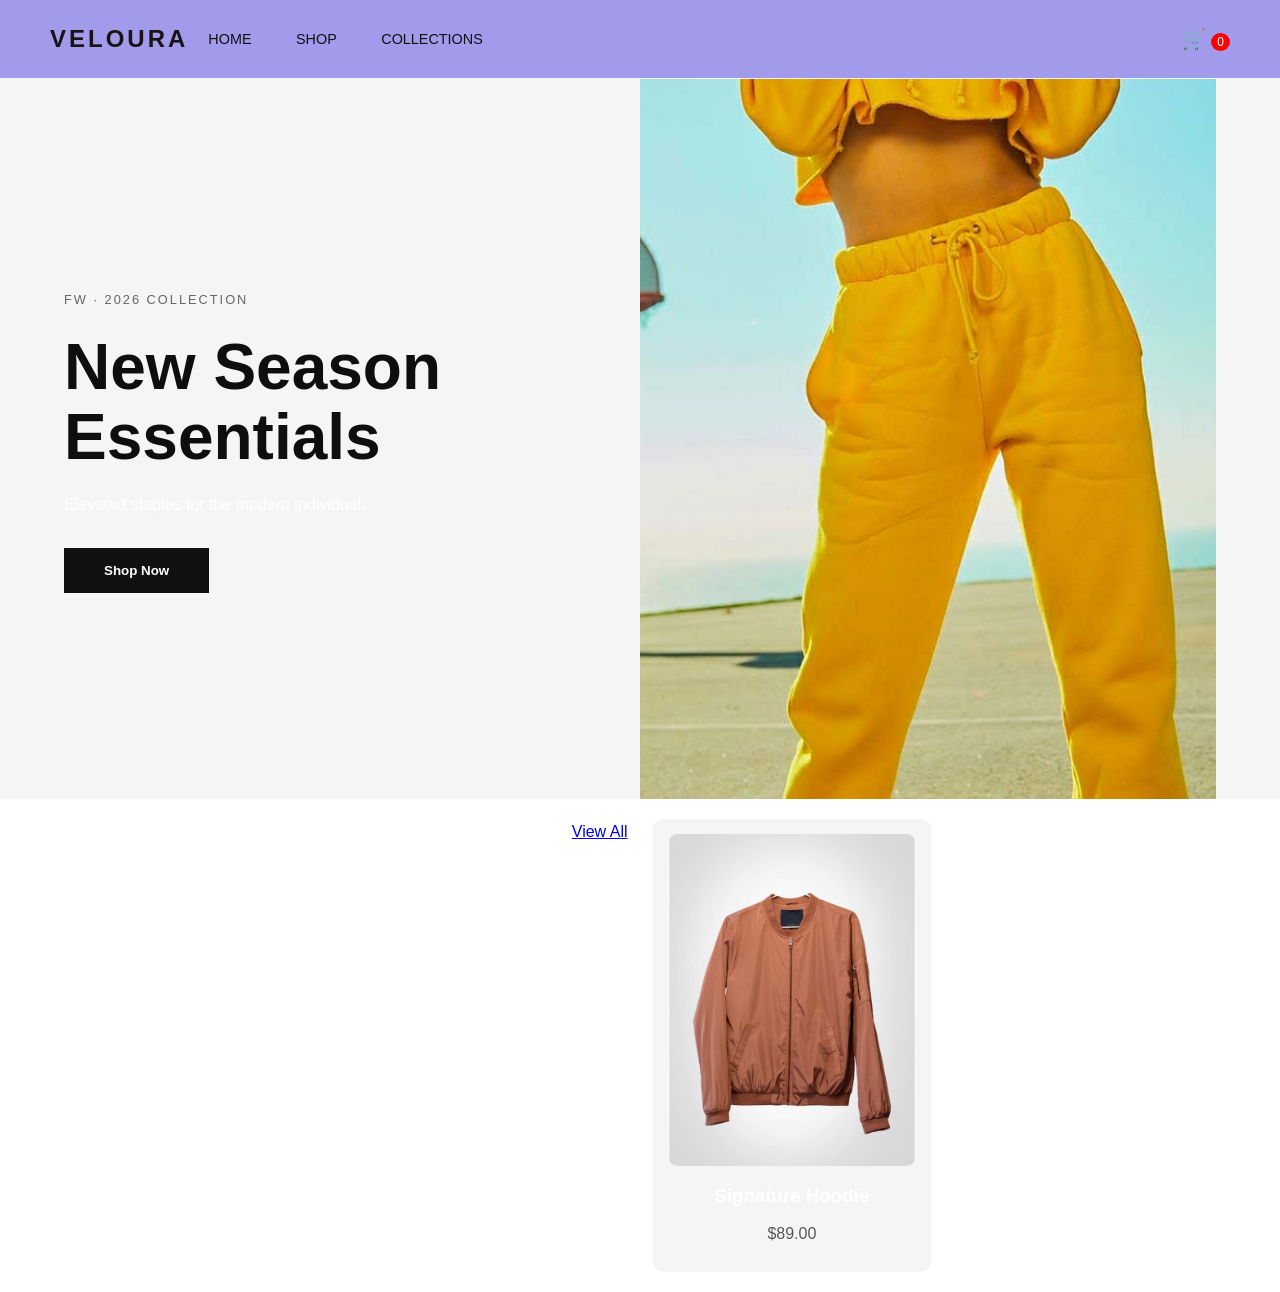
<file: index.html>
<!DOCTYPE html>
<html lang="en">
<head>
    <meta charset="UTF-8">
    <meta name="viewport" content="width=device-width, initial-scale=1.0">
    <title>VELOURA | Premium Apparel</title>
    <link rel="stylesheet" href="index.css">
</head>
<body>

    <header class="navbar">
        <div class="logo">VELOURA</div>
        <nav>
            <a href="index.html">Home</a>
            <a href="shop.html">Shop</a>
            <a href="collections.html">Collections</a>
            
            
        </nav>

        <div class="icons">
            <a href="cart.html">🛒 <span id="cart-count">0</span></a>
        </div>

    
    </header>

    <section class="hero">
        <div class="hero-content">
            <span class="season-tag">FW · 2026 COLLECTION</span>
            <h1>New Season<br>Essentials</h1>
            <p>Elevated staples for the modern individual.</p>
            <button   class="btn-shop">Shop Now</button>

        </div>
        <div class="hero-image">
            <img   src="girl yellow.jfif" alt="Model">
        </div>
    </section>

    <section class="products">
        <div class="section-header">
            <h2>Featured Products</h2>
            <a href="collections.html">View All</a>
        </div>
        
        <div class="grid">
            <div class="product-card">
                <div class="img-wrapper">
                    <img src="hodies.jfif" alt="Hoodie">
                    <button class="quick-add"> Quick Add</button>
                   
                </div>
                <h3>Signature Hoodie</h3>
                <p class="price">$89.00</p>
            </div>

            </div>
    </section>

</body>
</html>
</file>
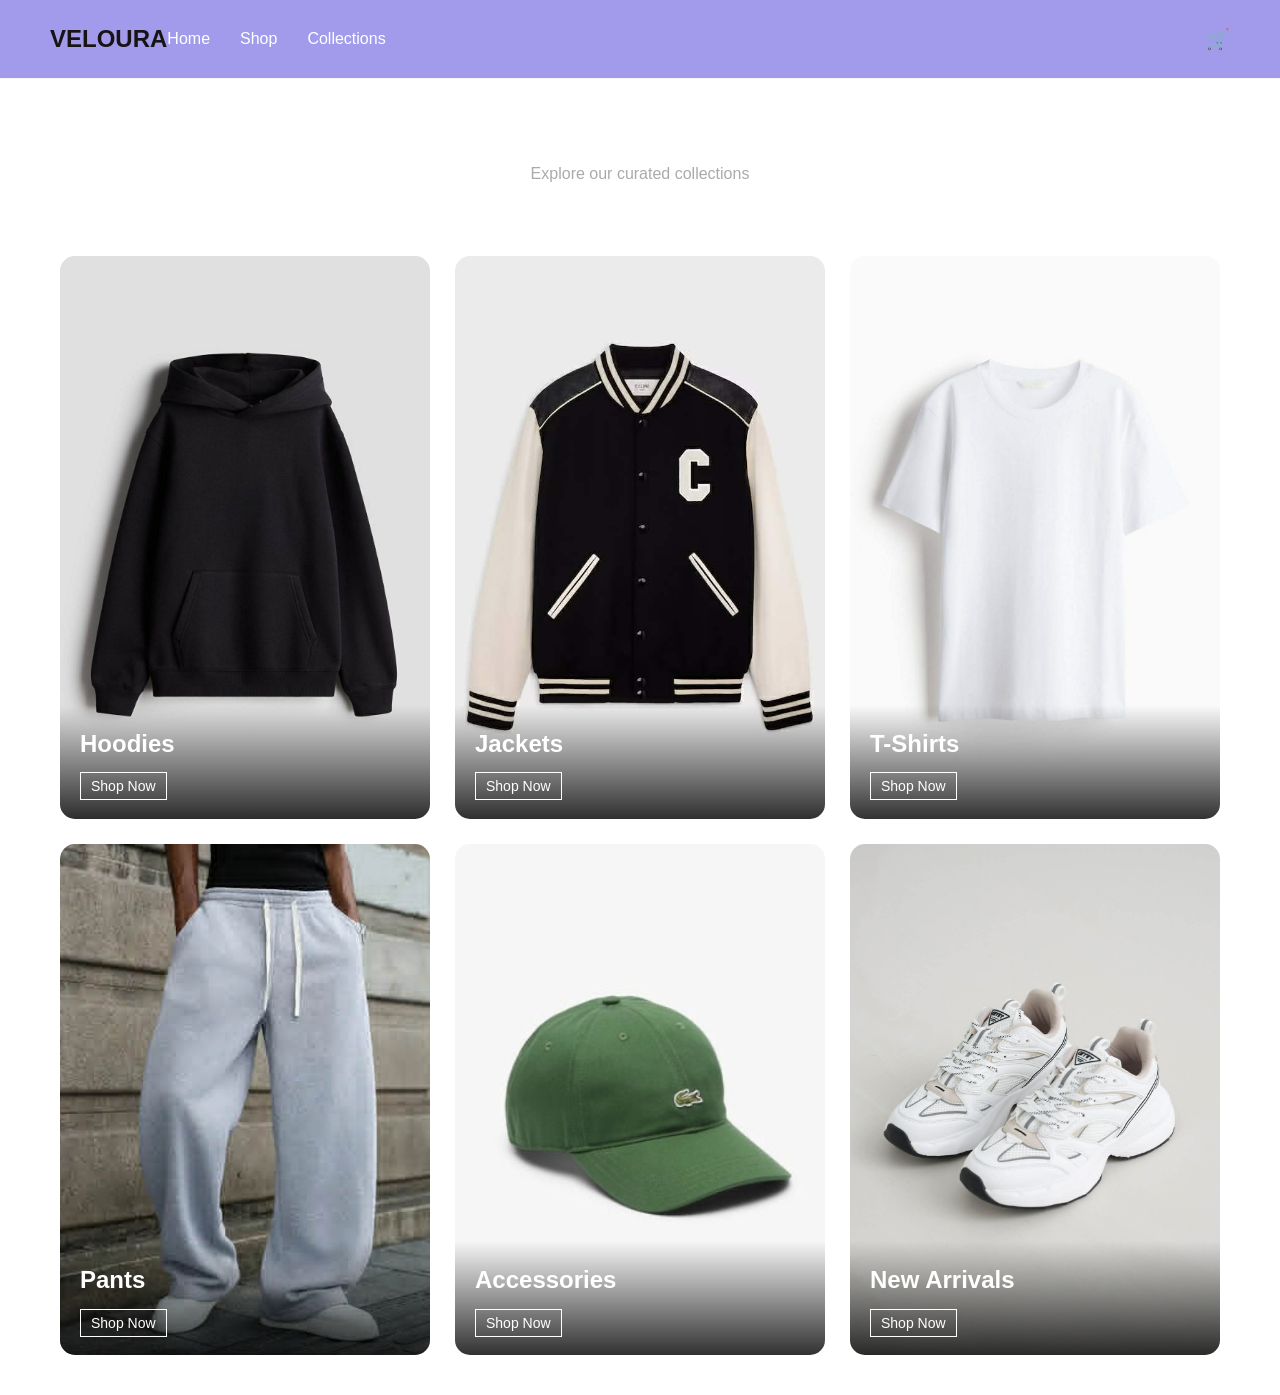
<file: collections.html>
<!DOCTYPE html>
<html>
<head>
  <title>Collections</title>
  <link rel="stylesheet" href="index.css">
</head>
<body>

<!-- Navbar -->
<div class="navbar">
  <h2>VELOURA</h2>

  <div class="links">
    <a href="index.html">Home</a>
    <a href="shop.html">Shop</a>
    <a href="collections.html">Collections</a>
  </div>

  <div class="icons">
    <a href="cart.html">🛒</a>
  </div>
</div>

<!-- Title -->
<div class="header">
  <h1>Collections</h1>
  <p>Explore our curated collections</p>
</div>

<!-- Collections Grid -->
<div class="collections">

  <!-- Card 1 -->
  <div class="collection-card">
    <img src="hodies black.jfif">
    <div class="overlay">
      <h2>Hoodies</h2>
      <a href="shop.html">Shop Now</a>
    </div>
  </div>

  <!-- Card 2 -->
  <div class="collection-card">
    <img src="jacet.jfif">
    <div class="overlay">
      <h2>Jackets</h2>
      <a href="shop.html">Shop Now</a>
    </div>
  </div>

  <!-- Card 3 -->
  <div class="collection-card">
    <img src="white tishrt.jfif">
    <div class="overlay">
      <h2>T-Shirts</h2>
      <a href="shop.html">Shop Now</a>
    </div>
  </div>

  <!-- Card 4 -->
  <div class="collection-card">
    <img src="pants.jfif">
    <div class="overlay">
      <h2>Pants</h2>
      <a href="shop.html">Shop Now</a>
    </div>
  </div>

  <!-- Card 5 -->
  <div class="collection-card">
    <img src="asseccation.jfif">
    <div class="overlay">
      <h2>Accessories</h2>
      <a href="shop.html">Shop Now</a>
    </div>
  </div>

  <!-- Card 6 -->
  <div class="collection-card">
    <img src="shoes.jfif">
    <div class="overlay">
      <h2>New Arrivals</h2>
      <a href="shop.html">Shop Now</a>
    </div>
  </div>

</div>

</body>
</html>
</file>
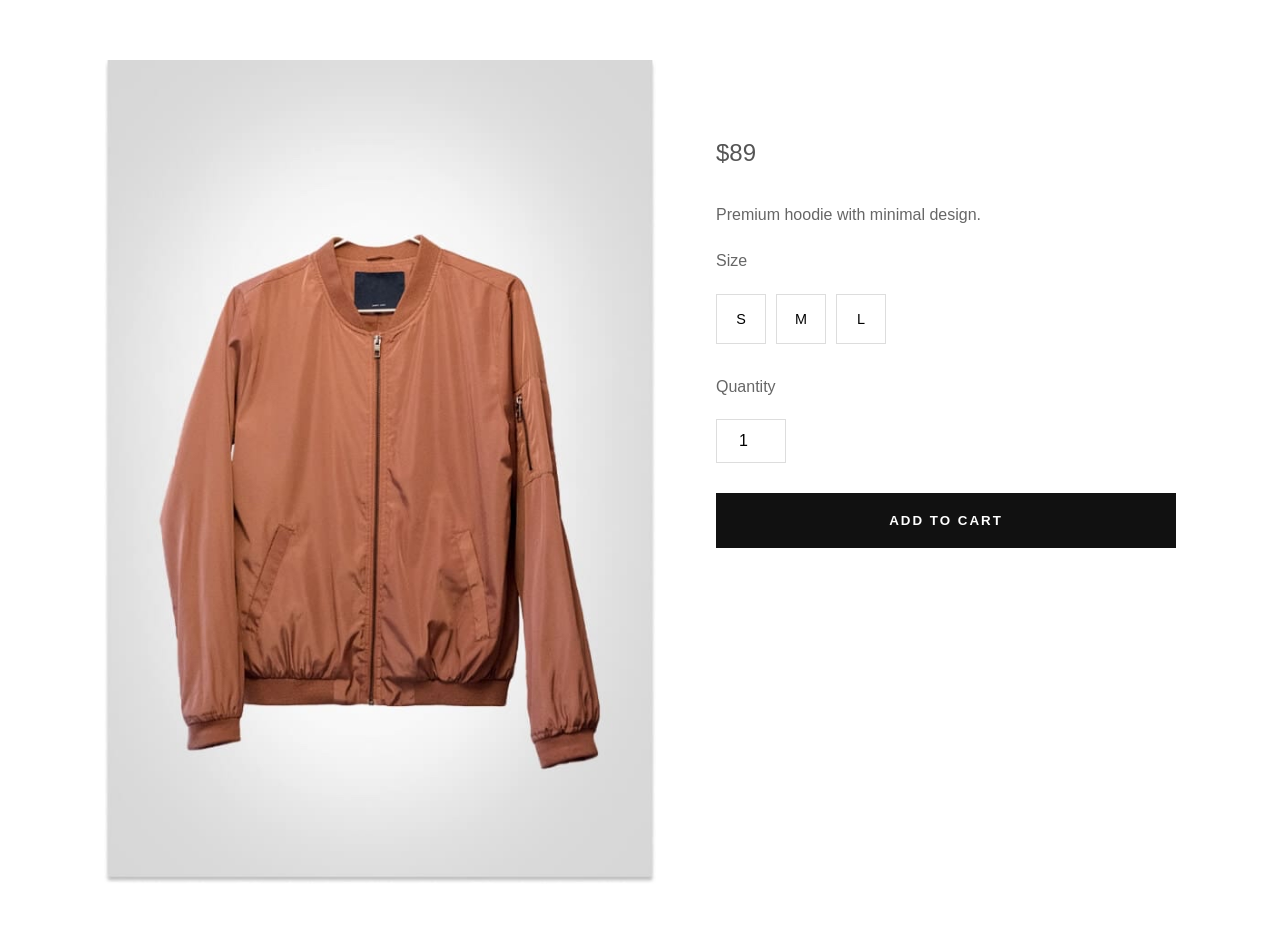
<file: product details.html>
<!DOCTYPE html>
<html lang="en">
<head>
  <meta charset="UTF-8">
  <title>Product details - VELOURA</title>
  <link rel="stylesheet" href="index.css">
</head>


<body>
    
<div class="product-details">

  <div class="images">
    <img src="hodies.jfif">
  </div>

  <div class="product-info">
    <h2>Signature Hoodie</h2>
    <p class="price">$89</p>

    <p>Premium hoodie with minimal design.</p>

    <p>Size</p>
    <div class="sizes">
      <button>S</button>
      <button>M</button>
      <button>L</button>
    </div>

    <p>Quantity</p>
    <input type="number" value="1">

    <button>Add to Cart</button>
  </div>

</div>

</body>

</html>
</file>
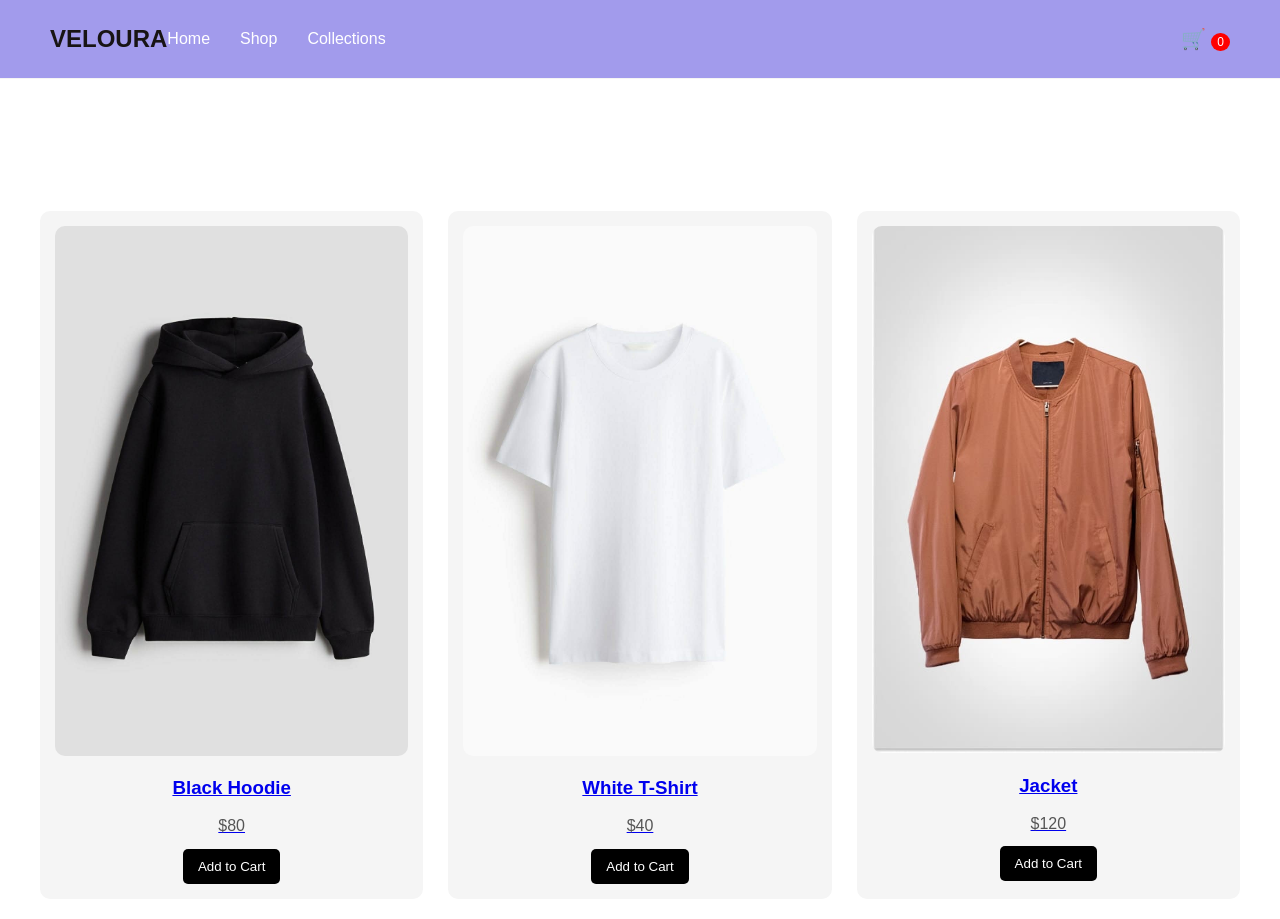
<file: shop.html>
<!DOCTYPE html>
<html lang="en">
<head>
  <meta charset="UTF-8">
  <title>Shop - VELOURA</title>
  <link rel="stylesheet" href="index.css">
</head>
<body class="shop">

  <!-- Navbar -->
  <div class="navbar">
    <h2>VELOURA</h2>

    <div class="links">
      <a href="index.html">Home</a>
      <a href="shop.html">Shop</a>
      <a href="collections.html">Collections</a>
    </div>

    <div class="icons">
      <a href="cart.html">🛒 <span id="cart-count">0</span></a>
    </div>
  </div>

  <!-- Title -->
  <h1 class="title">Shop Our Products</h1>

  <!-- Products -->
  <div class="products">

    <div class="product-card">
      <a href="product details.html">
        <img src="hodies black.jfif">
        <h3>Black Hoodie</h3>
        <p>$80</p>
      </a>
      <button>Add to Cart</button>
    </div>

    <div class="product-card">
      <a href="product details.html">
        <img src="white tishrt.jfif">
        <h3>White T-Shirt</h3>
        <p>$40</p>
      </a>
      <button>Add to Cart</button>
    </div>

    <div class="product-card">
      <a href="product details.html id=3">
        <img src="hodies.jfif">
        <h3>Jacket</h3>
        <p>$120</p>
      </a>
      <button>Add to Cart</button>
    </div>

  </div>

</body>
</html>
</file>
<file: index.css>
:root {
    --black: #111111;
    --grey: #f5f5f5;
    --dark-grey: #666666;
    --white: #ffffff;
    --accent: #c5a059; /* Subtle Gold */
}



* { box-sizing: border-box; margin: 0; padding: 0; }

body {
    font-family: 'Helvetica Neue', Arial, sans-serif;
    background-color: var(--white);
    color: var(--black);
    line-height: 1.6;
}

/* Navigation */
.navbar {
    display: flex;
    justify-content: space-between;
    align-items: center;
    padding: 20px 5%;
    border-bottom: 1px solid var(--grey);
    position: sticky;
    top: 0;
    background: white;
    z-index: 100;
}

.logo { font-weight: 800; font-size: 1.5rem; letter-spacing: 3px; }

nav a {
    text-decoration: none;
    color: var(--black);
    margin: 0 20px;
    font-size: 0.9rem;
    text-transform: uppercase;
    font-weight: 500;
    
}

.icons {
  text-decoration: none;
  font-size: 20px;
  position: relative;
  align-items: center;
  margin-left: auto;
 
}

#cart-count {
  background: red;
  color: white;
  border-radius: 50%;
  padding: 2px 6px;
  font-size: 12px;
}
/* Hero Section */
.hero {
    display: flex;
    height: 80vh;
    background-color: var(--grey);
    align-items: center;
    padding: 0 5%;
}

.hero-content { flex: 1; }

.season-tag {
    font-size: 0.8rem;
    letter-spacing: 2px;
    color: var(--dark-grey);
}

.hero h1 {
    font-size: 4rem;
    line-height: 1.1;
    margin: 20px 0;
    color: #0e0e0e;
}

.btn-shop {
    background: var(--black);
    color: white;
    padding: 15px 40px;
    border: none;
    margin-top: 30px;
    cursor: pointer;
    font-weight: 600;
    transition: 0.3s;
}

.btn-shop:hover { background: var(--accent); }

.hero-image {
    flex: 1;
    height: 100%;
    overflow: hidden;
}

.hero-image img {
    width: 100%;
    height: 100%;
    object-fit: cover;
}

/* Product Grid */
.products {
    
    padding: 80px 5%; 
}

.section-header {
    display: flex;
    justify-content: space-between;
    margin-bottom: 40px;
   
}

.grid {
    display: grid;
    grid-template-columns: repeat(auto-fill, minmax(250px, 1fr));
    gap: 30px;
}

.img-wrapper {
    position: relative;
    background: var(--grey);
    aspect-ratio: 3/4;
    overflow: hidden;
    margin-bottom: 15px;
    
}

.img-wrapper img {
    width: 100%;
    height: 100%;
    object-fit: cover;
    transition: transform 0.5s;
}

.product-card:hover img { 
    transform: scale(1.05);
    margin-left: auto;
 }

 
.quick-add {
    position: absolute;
    bottom: -50px;
    width: 100%;
    padding: 15px;
    background: rgba(206, 196, 196, 0.9);
    border: none;
    transition: 0.3s;
}

.product-card:hover .quick-add { bottom: 0; }

.price { color: var(--dark-grey); font-weight: 500; }




/*shop ---------------  css  */

/* Reset */
* {
  margin: 0;
  padding: 0;
  box-sizing: border-box;
  font-family: Arial;
}




/* Navbar */
.navbar {
  display: flex;
  justify-content: space-between;
  align-items: center;
  padding: 15px 40px;
  background: #a29bec;
  color: rgb(24, 20, 20);
}



.links {
  display: flex;
  gap: 20px;
}

.links a {
  color: white;
  text-decoration: none;
  font-size: 16px;
}

.links a:hover {
  color: #aaa;
}

.icons a {
  color: white;
  text-decoration: none;
  font-size: 18px;
}

/* Title */
.title {
  text-align: center;
  margin: 30px 0;
}

/* Products Grid */
.products {
  display: grid;
  grid-template-columns: repeat(auto-fit, minmax(200px, 1fr));
  padding: 20px 40px;
  gap: 25px;
}

/* Product Card */
.product-card {
  background: #f5f5f5;
  padding: 15px;
  border-radius: 10px;
  text-align: center;
  transition: 0.3s;
}

.product-card:hover {
  transform: translateY(-5px);
}

.product-card img {
  width: 100%;
  border-radius: 10px;
}



.product-card h3 {
  margin: 10px 0;
}

.product-card p {
  color: #555;
  margin-bottom: 10px;
}

.product-card button {
  padding: 10px 15px;
  border: none;
  background: black;
  color: white;
  cursor: pointer;
  border-radius: 5px;
}

.product-card button:hover {
  background: #333;
}


/*collections         css */





/* Navbar */
.navbar {
  display: flex;
  justify-content: space-between;
  align-items: center;
  padding: 20px 50px;
}



.links {
  display: flex;
  gap: 30px;
}

.links a {
  color: white;
  text-decoration: none;
}

.icons a {
  color: white;
  font-size: 20px;
}

/* Header */
.header {
  text-align: center;
  margin: 30px 0;
}

.header h1 {
  font-size: 32px;
}

.header p {
  color: #aaa;
}

/* Grid */
.collections {
  display: grid;
  grid-template-columns: repeat(3, 1fr);
  gap: 25px;
  padding: 40px 60px;
}

/* Card */
.collection-card {
  position: relative;
  overflow: hidden;
  border-radius: 15px;
}

.collection-card img {
  width: 100%;
  height: 100%;
  object-fit: cover;
  transition: 0.4s;
}

/* Overlay */
.overlay {
  position: absolute;
  bottom: 0;
  width: 100%;
  padding: 20px;
  background: linear-gradient(to top, rgba(0,0,0,0.8), transparent);
}

.overlay h2 {
  margin-bottom: 10px;
}

.overlay a {
  text-decoration: none;
  color: white;
  border: 1px solid white;
  padding: 5px 10px;
  font-size: 14px;
}

/* Hover Effect */
.collection-card:hover img {
  transform: scale(1.1);
}

/* cart     css  */

* {
  margin: 0;
  padding: 0;
  box-sizing: border-box;
  font-family: 'Segoe UI', sans-serif;
}

body {
  background: white;
  color: white;
}



/* Navbar */
.navbar {
  display: flex;
  justify-content: space-between;
  padding: 20px 50px;
  margin-left: auto;
}

/* Title */
.title {
  text-align: center;
  margin: 30px 0;
}

/* Layout */
.cart-container {
  display: flex;
  gap: 40px;
  padding: 20px 50px;
}

/* Items */
.cart-items {
  flex: 2;
}

.cart-item {
  display: grid;
  grid-template-columns: 80px 1fr 120px 100px 50px;
  align-items: center;
  background: #c79292;
  padding: 15px;
  margin-bottom: 15px;
  border-radius: 10px;
}

.cart-item img {
  width: 70px;
}

.info h3 {
  margin-bottom: 5px;
}

.info p {
  color: #aaa;
}

/* Quantity */
.quantity {
  display: flex;
  align-items: center;
  gap: 10px;
}

.quantity button {
  padding: 5px 10px;
  background: white;
  border: none;
  cursor: pointer;
}

/* Remove */
.remove {
  background: red;
  border: none;
  color: white;
  padding: 5px;
  cursor: pointer;
}

/* Summary */
.summary {
  flex: 1;
  background: #c79292;
  padding: 20px;
  border-radius: 10px;
  height: fit-content;
}

.summary h2 {
  margin-bottom: 15px;
}

.summary p {
  margin: 10px 0;
}

.checkout {
  width: 100%;
  padding: 10px;
  background: white;
  border: none;
  margin-top: 15px;
  cursor: pointer;
}







/* Container Layout */
.product-details {
    display: flex;
    gap: 60px;
    padding: 60px 5%;
    max-width: 1200px;
    margin: 0 auto;
    align-items: flex-start;
}

/* Image Section */
.images {
    flex: 1.2;
    background-color: #f8f8f8;
    border-radius: 4px;
    overflow: hidden;
}

.images img {
    width: 100%;
    display: block;
    transition: transform 0.6s ease;
}

.images img:hover {
    transform: scale(1.05);
}

/* Product Info Section */
.product-info {
    flex: 1;
    display: flex;
    flex-direction: column;
}

.product-info h2 {
    font-size: 2.5rem;
    font-weight: 700;
    margin-bottom: 10px;
    letter-spacing: -1px;
}

.product-info .price {
    font-size: 1.5rem;
    color: #555;
    margin-bottom: 30px;
    font-weight: 500;
}

.product-info p {
    color: #666;
    line-height: 1.6;
    margin-bottom: 20px;
}

/* Size Buttons */
.sizes {
    display: flex;
    gap: 10px;
    margin-bottom: 30px;
}

.sizes button {
    width: 50px;
    height: 50px;
    border: 1px solid #ddd;
    background: white;
    cursor: pointer;
    font-size: 0.9rem;
    transition: all 0.2s ease;
}

.sizes button:hover {
    border-color: #000;
    background: #000;
    color: #fff;
}

/* Quantity Input */
input[type="number"] {
    width: 70px;
    padding: 12px;
    border: 1px solid #ddd;
    margin-bottom: 30px;
    text-align: center;
    font-size: 1rem;
}

/* Main Add to Cart Button */
.product-info > button {
    width: 100%;
    padding: 20px;
    background-color: #111;
    color: #fff;
    border: none;
    text-transform: uppercase;
    font-weight: 600;
    letter-spacing: 2px;
    cursor: pointer;
    transition: background-color 0.3s ease;
}

.product-info > button:hover {
    background-color: #c5a059; /* Elegant gold hover */
}

/* Responsive for Mobile */
@media (max-width: 768px) {
    .product-details {
        flex-direction: column;
        gap: 30px;
    }
}
</file>
